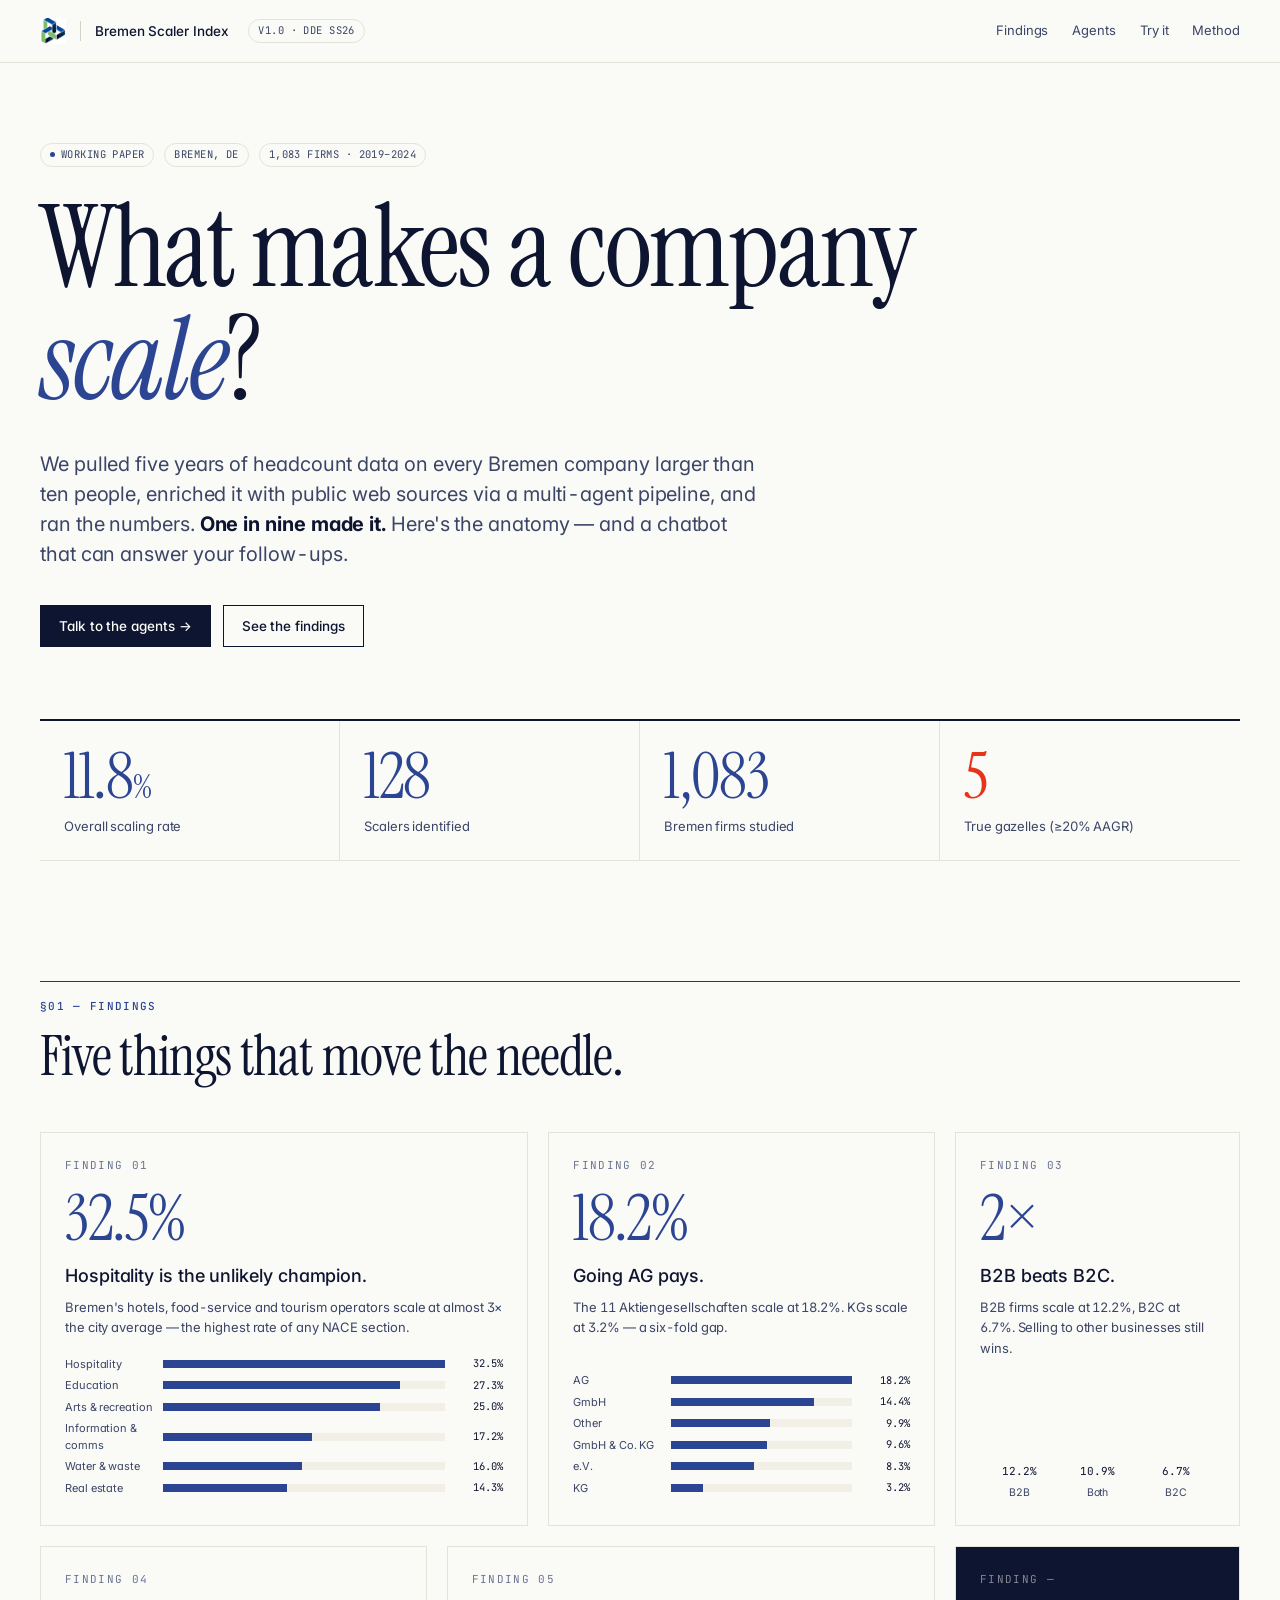
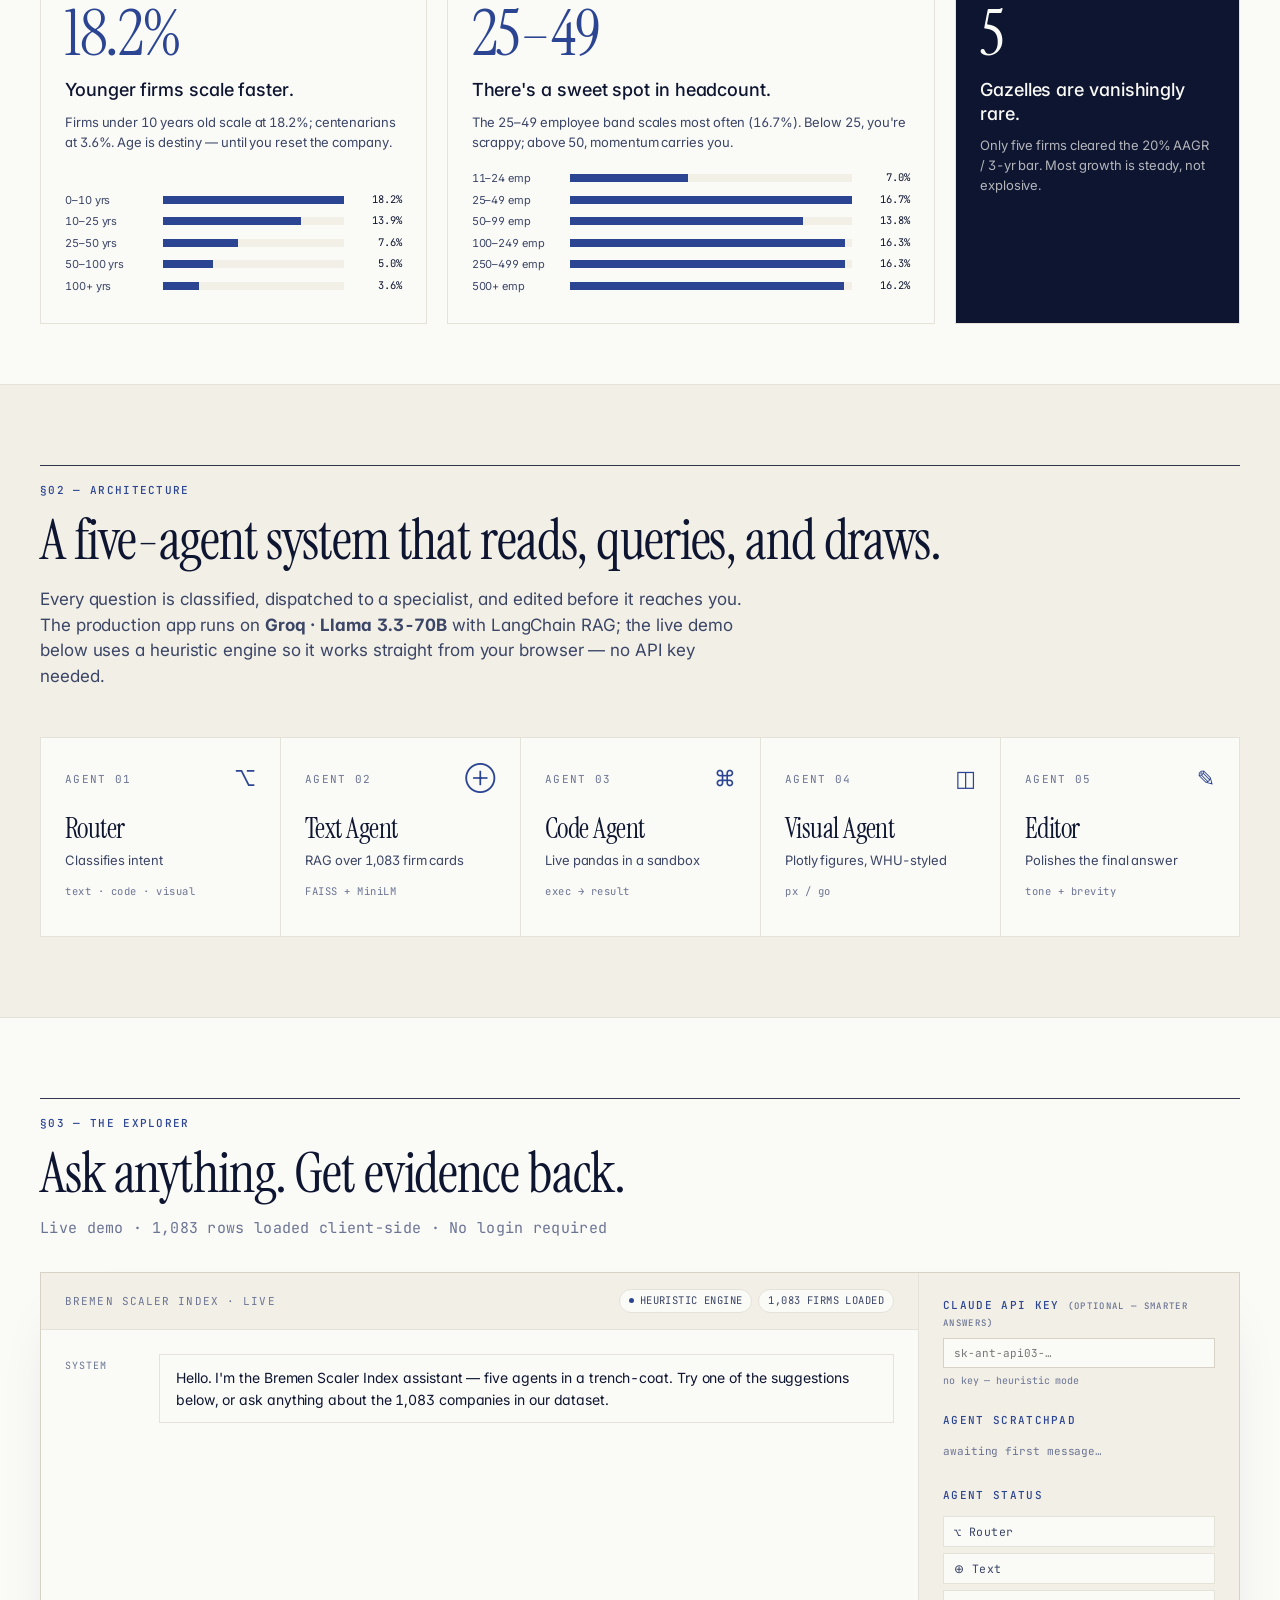
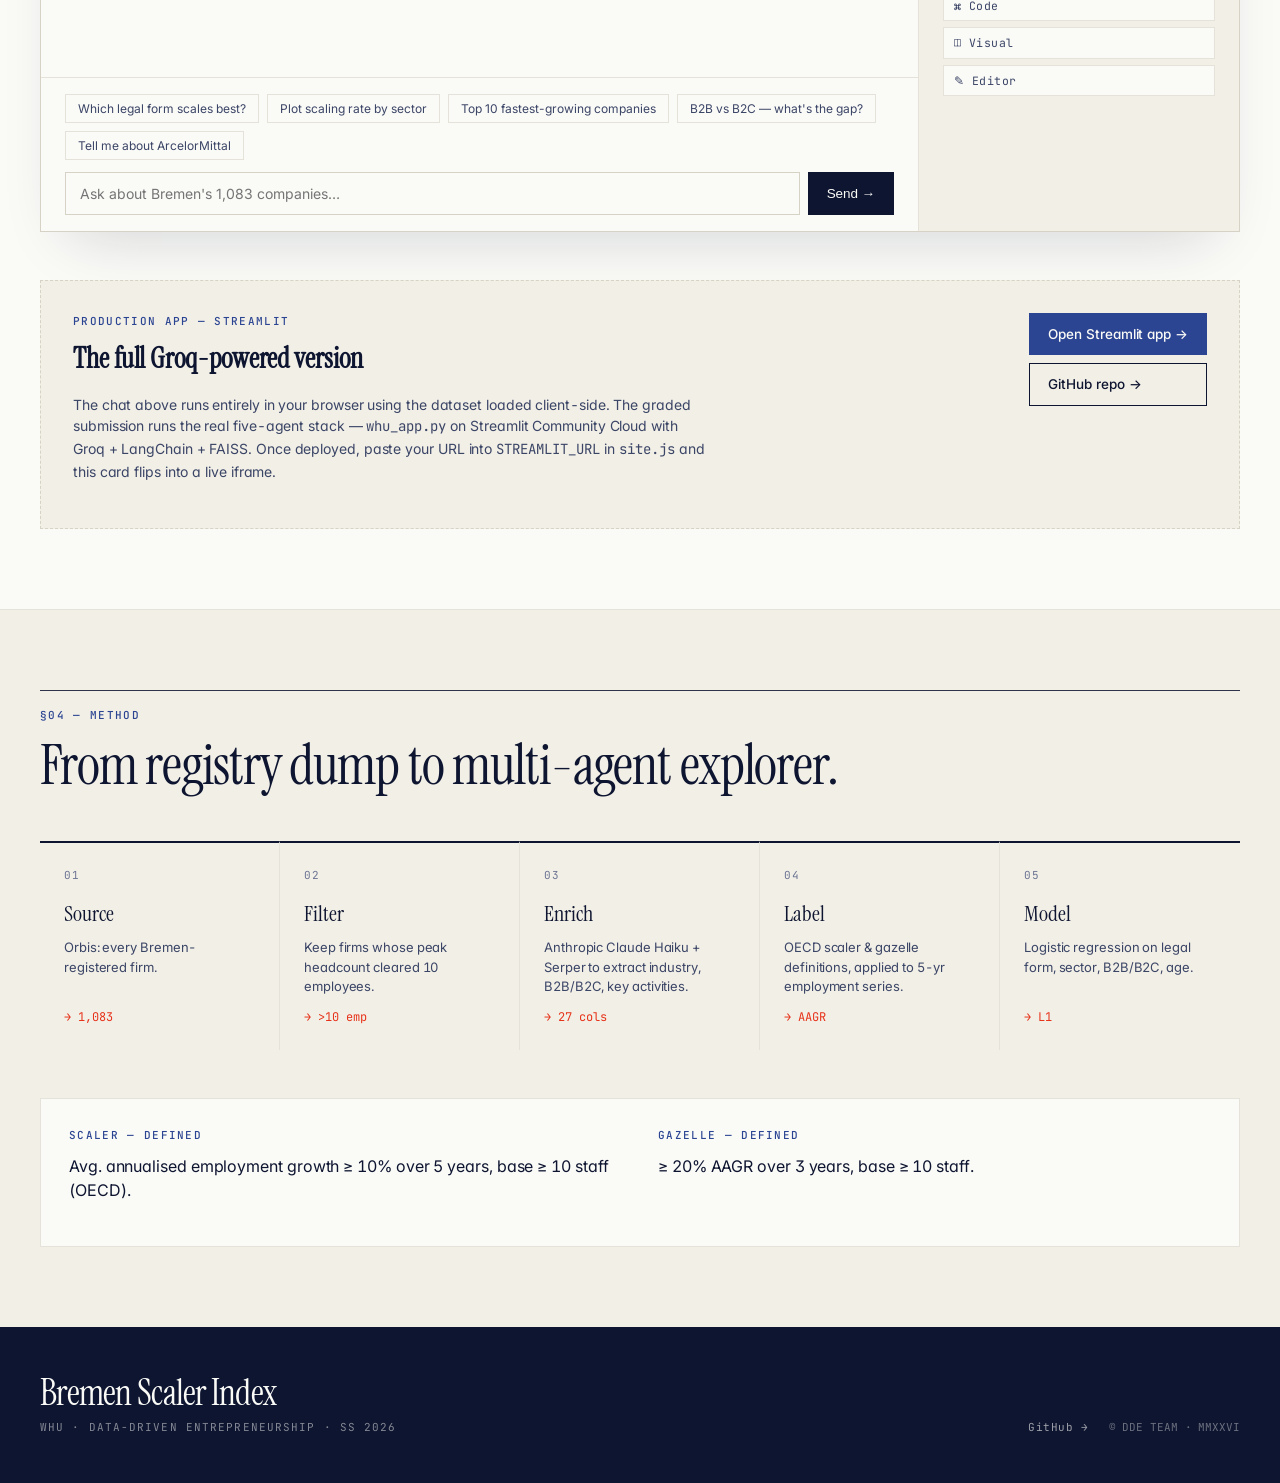
<file: index.html>
<!DOCTYPE html>
<html lang="en">
<head>
<meta charset="utf-8" />
<title>Bremen Scaler Index — WHU DDE</title>
<meta name="viewport" content="width=device-width,initial-scale=1" />
<link rel="icon" href="assets/whu-logo-icon.png" />
<link href="https://fonts.googleapis.com/css2?family=Inter:wght@300;400;500;600;700&family=Instrument+Serif:ital@0;1&family=JetBrains+Mono:wght@400;500&display=swap" rel="stylesheet" />
<link rel="stylesheet" href="styles.css" />
<style>
  html, body { margin: 0; padding: 0; background: var(--paper); }
  body.ed { min-height: 100vh; }
  .wrap { max-width: 1280px; margin: 0 auto; padding: 0 40px; }
  @media (max-width: 720px) { .wrap { padding: 0 20px; } }

  /* ── chat ── */
  .msg { display: grid; grid-template-columns: 80px 1fr; gap: 14px; }
  .msg-tag { font-family: 'JetBrains Mono', monospace; font-size: 10px; letter-spacing: 0.1em; color: var(--ink-3); padding-top: 4px; }
  .msg-body { padding: 12px 16px; font-size: 14px; line-height: 1.55; }
  .msg.agent .msg-body { background: var(--paper); border: 1px solid var(--line); }
  .msg.user  .msg-body { background: var(--ink); color: var(--paper); }
  .msg.user  .msg-tag  { color: var(--whu-red); }

  .suggest {
    padding: 6px 12px; border: 1px solid var(--line); background: var(--paper);
    font-size: 12px; color: var(--ink-2); cursor: pointer; font-family: inherit;
    transition: all 0.12s ease;
  }
  .suggest:hover { background: var(--ink); color: var(--paper); border-color: var(--ink); }

  .agent-pip {
    padding: 6px 10px; font-size: 11.5px; border: 1px solid var(--line);
    background: var(--paper); margin-bottom: 6px; transition: all 0.2s;
    font-family: 'JetBrains Mono', monospace; letter-spacing: 0.04em; color: var(--ink-2);
  }
  .agent-pip.active { background: var(--whu-red);  color: var(--paper); border-color: var(--whu-red); }
  .agent-pip.done   { background: var(--whu-blue); color: var(--paper); border-color: var(--whu-blue); opacity: 0.85; }

  .scratch-line { padding: 5px 0; border-top: 1px dashed var(--line-2); }
  .scratch-line:first-child { border-top: none; }

  /* ── nav sticky ── */
  nav { position: sticky; top: 0; z-index: 100; }

  /* ── metric strip responsive ── */
  .metric-strip { display: grid; grid-template-columns: repeat(4, 1fr); border-top: 2px solid var(--ink); border-bottom: 1px solid var(--line); }
  .metric-cell  { padding: 24px; border-right: 1px solid var(--line); }
  .metric-cell:last-child { border-right: none; }

  /* ── responsive ── */
  @media (max-width: 900px) {
    #liveChat { grid-template-columns: 1fr !important; }
    #liveChat aside { border-left: none !important; border-top: 1px solid var(--line); max-height: 320px; }
    #findingsGrid > div { grid-column: span 12 !important; }
    #agentRow   { grid-template-columns: 1fr 1fr !important; }
    #methodSteps { grid-template-columns: 1fr 1fr !important; }
    .metric-strip { grid-template-columns: repeat(2, 1fr); }
    .metric-cell { border-right: 1px solid var(--line); }
    .metric-cell:nth-child(2n) { border-right: none; }
    .metric-cell:nth-child(n+3) { border-top: 1px solid var(--line); }
  }
  @media (max-width: 560px) {
    .metric-strip { grid-template-columns: 1fr; }
    .metric-cell  { border-right: none !important; border-top: 1px solid var(--line); }
    .metric-cell:first-child { border-top: none; }
  }
</style>
</head>
<body class="ed">

<!-- ── NAV ─────────────────────────────────────────────────────── -->
<nav style="border-bottom: 1px solid var(--line); background: var(--paper);">
  <div class="wrap" style="display: flex; align-items: center; justify-content: space-between; padding: 18px 40px;">
    <div style="display: flex; align-items: center; gap: 14px;">
      <img src="assets/whu-logo-icon.png" style="height: 26px;" alt="WHU" />
      <div style="width: 1px; height: 20px; background: var(--line-2);"></div>
      <div style="font-size: 13.5px; font-weight: 500;">Bremen Scaler Index</div>
      <span class="ed-chip" style="margin-left: 6px;">v1.0 · DDE SS26</span>
    </div>
    <div style="display: flex; gap: 24px; font-size: 13px;" id="navLinks">
      <a href="#findings" style="color: var(--ink-2); text-decoration: none;">Findings</a>
      <a href="#agents"   style="color: var(--ink-2); text-decoration: none;">Agents</a>
      <a href="#chat"     style="color: var(--ink-2); text-decoration: none;">Try it</a>
      <a href="#method"   style="color: var(--ink-2); text-decoration: none;">Method</a>
    </div>
  </div>
</nav>

<!-- ── HERO ─────────────────────────────────────────────────────── -->
<section class="wrap" style="padding: 80px 40px 60px;">
  <div style="display: flex; gap: 10px; margin-bottom: 24px; flex-wrap: wrap;">
    <span class="ed-chip dot">Working paper</span>
    <span class="ed-chip">Bremen, DE</span>
    <span class="ed-chip">1,083 firms · 2019–2024</span>
  </div>

  <h1 class="ed-display" style="font-size: clamp(56px, 9vw, 120px); margin: 0; line-height: 0.98;">
    What makes a company<br/>
    <em style="color: var(--whu-blue); font-style: italic;">scale</em>?
  </h1>

  <p style="font-size: 20px; line-height: 1.5; color: var(--ink-2); max-width: 720px; margin-top: 32px;">
    We pulled five years of headcount data on every Bremen company larger than ten people,
    enriched it with public web sources via a multi-agent pipeline, and ran the numbers.
    <strong style="color: var(--ink);">One in nine made it.</strong>
    Here's the anatomy — and a chatbot that can answer your follow-ups.
  </p>

  <div style="display: flex; gap: 12px; margin-top: 36px; flex-wrap: wrap;">
    <a href="#chat"     class="ed-btn"       style="text-decoration: none;">Talk to the agents →</a>
    <a href="#findings" class="ed-btn ghost" style="text-decoration: none;">See the findings</a>
  </div>

  <!-- big metric strip -->
  <div style="margin-top: 72px;" class="metric-strip">
    <div class="metric-cell">
      <div class="ed-display" style="font-size: 64px; color: var(--whu-blue); line-height: 1;">
        11.8<span style="font-size: 32px;">%</span>
      </div>
      <div style="font-size: 13px; color: var(--ink-2); margin-top: 8px;">Overall scaling rate</div>
    </div>
    <div class="metric-cell">
      <div class="ed-display" style="font-size: 64px; color: var(--whu-blue); line-height: 1;">128</div>
      <div style="font-size: 13px; color: var(--ink-2); margin-top: 8px;">Scalers identified</div>
    </div>
    <div class="metric-cell">
      <div class="ed-display" style="font-size: 64px; color: var(--whu-blue); line-height: 1;">1,083</div>
      <div style="font-size: 13px; color: var(--ink-2); margin-top: 8px;">Bremen firms studied</div>
    </div>
    <div class="metric-cell">
      <div class="ed-display" style="font-size: 64px; color: var(--whu-red); line-height: 1;">5</div>
      <div style="font-size: 13px; color: var(--ink-2); margin-top: 8px;">True gazelles (≥20% AAGR)</div>
    </div>
  </div>
</section>

<!-- ── FINDINGS ──────────────────────────────────────────────────── -->
<section id="findings" class="wrap" style="padding: 60px 40px;">
  <div class="ed-rule-strong" style="margin-bottom: 16px;"></div>
  <div class="ed-eyebrow">§01 — Findings</div>
  <h2 class="ed-display" style="font-size: 56px; margin: 14px 0 0;">Five things that move the needle.</h2>

  <div style="display: grid; grid-template-columns: repeat(12, 1fr); gap: 20px; margin-top: 48px;" id="findingsGrid">
    <!-- injected by site.js -->
  </div>
</section>

<!-- ── AGENTS ───────────────────────────────────────────────────── -->
<section id="agents" style="background: var(--paper-2); border-top: 1px solid var(--line); border-bottom: 1px solid var(--line); padding: 80px 0;">
  <div class="wrap" style="padding: 0 40px;">
    <div class="ed-rule-strong" style="margin-bottom: 16px;"></div>
    <div class="ed-eyebrow">§02 — Architecture</div>
    <h2 class="ed-display" style="font-size: 56px; margin: 14px 0 0;">A five-agent system that reads, queries, and draws.</h2>
    <p style="font-size: 17px; color: var(--ink-2); max-width: 720px; margin-top: 20px; line-height: 1.5;">
      Every question is classified, dispatched to a specialist, and edited before it reaches you.
      The production app runs on <strong>Groq · Llama 3.3-70B</strong> with LangChain RAG;
      the live demo below uses a heuristic engine so it works straight from your browser — no API key needed.
    </p>
    <div style="display: grid; grid-template-columns: repeat(5, 1fr); margin-top: 48px;" id="agentRow"></div>
  </div>
</section>

<!-- ── CHAT ─────────────────────────────────────────────────────── -->
<section id="chat" style="padding: 80px 0;">
  <div class="wrap" style="padding: 0 40px;">
    <div class="ed-rule-strong" style="margin-bottom: 16px;"></div>
    <div class="ed-eyebrow">§03 — The explorer</div>
    <h2 class="ed-display" style="font-size: 56px; margin: 14px 0 0;">Ask anything. Get evidence back.</h2>
    <p style="font-size: 15px; color: var(--ink-3); max-width: 720px; margin-top: 16px; line-height: 1.55;
              font-family: 'JetBrains Mono', monospace; letter-spacing: 0.02em;">
      Live demo · 1,083 rows loaded client-side · No login required
    </p>

    <!-- chat widget -->
    <div id="liveChat" style="margin-top: 32px; border: 1px solid var(--line-2); background: var(--paper);
                               display: grid; grid-template-columns: 1fr 320px; min-height: 560px;
                               box-shadow: 0 30px 60px -30px rgba(14,21,48,0.18);">

      <!-- chat column -->
      <div style="display: flex; flex-direction: column; border-right: 1px solid var(--line);">
        <div style="padding: 16px 24px; border-bottom: 1px solid var(--line);
                    display: flex; justify-content: space-between; align-items: center;
                    background: var(--paper-2);">
          <div style="font-family: 'JetBrains Mono', monospace; font-size: 11px;
                      letter-spacing: 0.1em; color: var(--ink-3);">
            BREMEN SCALER INDEX · LIVE
          </div>
          <div style="display: flex; gap: 6px;">
            <span class="ed-chip dot">heuristic engine</span>
            <span class="ed-chip" id="datasetChip">loading…</span>
          </div>
        </div>

        <div id="chatLog" style="flex: 1; padding: 24px; overflow-y: auto; max-height: 520px;
                                  display: flex; flex-direction: column; gap: 14px;">
          <div class="msg agent">
            <div class="msg-tag">SYSTEM</div>
            <div class="msg-body">
              Hello. I'm the Bremen Scaler Index assistant — five agents in a trench-coat.
              Try one of the suggestions below, or ask anything about the 1,083 companies in our dataset.
            </div>
          </div>
        </div>

        <div style="padding: 16px 24px; border-top: 1px solid var(--line);">
          <div style="display: flex; gap: 8px; margin-bottom: 12px; flex-wrap: wrap;" id="suggestions">
            <button class="suggest">Which legal form scales best?</button>
            <button class="suggest">Plot scaling rate by sector</button>
            <button class="suggest">Top 10 fastest-growing companies</button>
            <button class="suggest">B2B vs B2C — what's the gap?</button>
            <button class="suggest">Tell me about ArcelorMittal</button>
          </div>
          <form id="chatForm" style="display: flex; gap: 8px;">
            <input id="chatInput" type="text" autocomplete="off"
                   placeholder="Ask about Bremen's 1,083 companies…"
                   style="flex: 1; padding: 12px 14px; border: 1px solid var(--line-2);
                          background: var(--paper); font-size: 14px; font-family: inherit;
                          color: var(--ink); outline: none;" />
            <button type="submit" class="ed-btn">Send →</button>
          </form>
        </div>
      </div>

      <!-- scratchpad sidebar -->
      <aside style="background: var(--paper-2); padding: 24px; overflow-y: auto; max-height: 560px;">
        <div class="ed-eyebrow">Claude API key <span style="color:var(--ink-3); font-size:9px;">(optional — smarter answers)</span></div>
        <input id="apiKeyInput" type="password" placeholder="sk-ant-api03-…"
               style="width:100%; margin-top:8px; padding:7px 10px; border:1px solid var(--line-2);
                      background:var(--paper); font-size:11px; font-family:'JetBrains Mono',monospace;
                      color:var(--ink); outline:none; box-sizing:border-box;" />
        <div id="apiKeyStatus" style="font-family:'JetBrains Mono',monospace; font-size:10px;
             color:var(--ink-3); margin-top:5px;">no key — heuristic mode</div>

        <div class="ed-eyebrow" style="margin-top:24px;">Agent scratchpad</div>
        <div id="scratchpad" style="margin-top: 14px; font-family: 'JetBrains Mono', monospace;
                                    font-size: 11px; color: var(--ink-2);">
          <div style="color: var(--ink-3);">awaiting first message…</div>
        </div>
        <div class="ed-eyebrow" style="margin-top: 28px;">Agent status</div>
        <div id="agentStatus" style="margin-top: 12px;">
          <div class="agent-pip" data-a="router">⌥ Router</div>
          <div class="agent-pip" data-a="text">⊕ Text</div>
          <div class="agent-pip" data-a="code">⌘ Code</div>
          <div class="agent-pip" data-a="visual">◫ Visual</div>
          <div class="agent-pip" data-a="editor">✎ Editor</div>
        </div>
      </aside>
    </div>

    <!-- Streamlit slot -->
    <div style="margin-top: 48px; padding: 32px; background: var(--paper-2); border: 1px dashed var(--line-2);">
      <div style="display: flex; justify-content: space-between; align-items: flex-start; flex-wrap: wrap; gap: 20px;">
        <div style="max-width: 640px;">
          <div class="ed-eyebrow">Production app — Streamlit</div>
          <h3 style="font-family: 'Instrument Serif', serif; font-size: 28px; margin: 8px 0 12px;">
            The full Groq-powered version
          </h3>
          <p style="font-size: 14px; color: var(--ink-2); line-height: 1.55;">
            The chat above runs entirely in your browser using the dataset loaded client-side.
            The graded submission runs the real five-agent stack —
            <span class="ed-mono">whu_app.py</span> on Streamlit Community Cloud with Groq + LangChain + FAISS.
            Once deployed, paste your URL into <span class="ed-mono">STREAMLIT_URL</span> in
            <span class="ed-mono">site.js</span> and this card flips into a live iframe.
          </p>
        </div>
        <div style="display: flex; flex-direction: column; gap: 8px;">
          <a id="stOpen" href="#" target="_blank" rel="noopener"
             class="ed-btn blue" style="text-decoration: none;">Open Streamlit app →</a>
          <a href="https://github.com/zubairs30102003-alt/DDE-Assigment" target="_blank"
             class="ed-btn ghost" style="text-decoration: none;">GitHub repo →</a>
        </div>
      </div>
      <div id="streamlitFrameWrap" style="display: none; margin-top: 24px; border: 1px solid var(--line); height: 720px;">
        <iframe id="streamlitFrame" style="width: 100%; height: 100%; border: none;"></iframe>
      </div>
    </div>
  </div>
</section>

<!-- ── METHOD ───────────────────────────────────────────────────── -->
<section id="method" style="background: var(--paper-2); border-top: 1px solid var(--line); padding: 80px 0;">
  <div class="wrap" style="padding: 0 40px;">
    <div class="ed-rule-strong" style="margin-bottom: 16px;"></div>
    <div class="ed-eyebrow">§04 — Method</div>
    <h2 class="ed-display" style="font-size: 56px; margin: 14px 0 0;">From registry dump to multi-agent explorer.</h2>

    <div style="display: grid; grid-template-columns: repeat(5, 1fr); margin-top: 48px;" id="methodSteps"></div>

    <div style="margin-top: 48px; padding: 28px; background: var(--paper); border: 1px solid var(--line);
                display: grid; grid-template-columns: 1fr 1fr; gap: 36px;">
      <div>
        <div class="ed-eyebrow">Scaler — defined</div>
        <p style="font-size: 16px; line-height: 1.5; margin-top: 10px;">
          Avg. annualised employment growth ≥ 10% over 5 years, base ≥ 10 staff (OECD).
        </p>
      </div>
      <div>
        <div class="ed-eyebrow">Gazelle — defined</div>
        <p style="font-size: 16px; line-height: 1.5; margin-top: 10px;">
          ≥ 20% AAGR over 3 years, base ≥ 10 staff.
        </p>
      </div>
    </div>
  </div>
</section>

<!-- ── FOOTER ───────────────────────────────────────────────────── -->
<footer style="background: var(--ink); color: var(--paper); padding: 48px 0;">
  <div class="wrap" style="padding: 0 40px;">
    <div style="display: flex; justify-content: space-between; align-items: flex-end; gap: 24px; flex-wrap: wrap;">
      <div>
        <div class="ed-display" style="font-size: 36px; line-height: 1;">Bremen Scaler Index</div>
        <div style="font-family: 'JetBrains Mono', monospace; font-size: 11px; letter-spacing: 0.1em;
                    color: rgba(250,250,247,0.5); margin-top: 8px;">
          WHU · DATA-DRIVEN ENTREPRENEURSHIP · SS 2026
        </div>
      </div>
      <div style="display: flex; gap: 20px; align-items: center; flex-wrap: wrap;">
        <a href="https://github.com/zubairs30102003-alt/DDE-Assigment" target="_blank"
           style="font-family: 'JetBrains Mono', monospace; font-size: 11px;
                  color: rgba(250,250,247,0.6); text-decoration: none; letter-spacing: 0.05em;">
          GitHub →
        </a>
        <div style="font-family: 'JetBrains Mono', monospace; font-size: 11px;
                    color: rgba(250,250,247,0.4);">
          © DDE TEAM · MMXXVI
        </div>
      </div>
    </div>
  </div>
</footer>

<!-- ── SCRIPTS ──────────────────────────────────────────────────── -->
<script src="data.js?v=3"></script>
<script src="companies-data.js?v=3"></script>
<script src="agents.js?v=3"></script>
<script src="site.js?v=3"></script>
</body>
</html>
</file>
<file: styles.css>
/* ── DDE / WHU Editorial Design System ──────────────────────────────── */
:root {
  --whu-blue: #2C4592;
  --whu-blue-deep: #1A2D6B;
  --whu-blue-soft: #EEF1FA;
  --whu-red: #E7331A;
  --ink: #0E1530;
  --ink-2: #3B4566;
  --ink-3: #6B7493;
  --paper: #FAFAF7;
  --paper-2: #F2EFE7;
  --line: #E5E2D9;
  --line-2: #D6D2C5;
  --pos: oklch(64% 0.13 165);
  --neg: #E7331A;
}

/* Fonts loaded inline at the page level */

/* shared editorial primitives (scoped to .editorial root or board) */
.ed {
  font-family: "Inter", system-ui, -apple-system, sans-serif;
  color: var(--ink);
  font-feature-settings: "ss01", "cv11", "tnum";
  letter-spacing: -0.005em;
  line-height: 1.5;
  background: var(--paper);
}
.ed * { box-sizing: border-box; }

.ed-display {
  font-family: "Instrument Serif", "Times New Roman", serif;
  font-weight: 400;
  letter-spacing: -0.02em;
  line-height: 0.98;
}
.ed-mono {
  font-family: "JetBrains Mono", ui-monospace, "SFMono-Regular", monospace;
  font-feature-settings: "tnum";
  letter-spacing: 0;
}

.ed-eyebrow {
  font-family: "JetBrains Mono", ui-monospace, monospace;
  font-size: 11px;
  font-weight: 500;
  letter-spacing: 0.12em;
  text-transform: uppercase;
  color: var(--whu-blue);
}

.ed-rule { height: 1px; background: var(--line); }
.ed-rule-strong { height: 1px; background: var(--ink); opacity: 0.85; }

.ed-num { font-variant-numeric: tabular-nums; }

.ed-chip {
  display: inline-flex; align-items: center; gap: 6px;
  padding: 3px 9px;
  border: 1px solid var(--line);
  border-radius: 999px;
  font-family: "JetBrains Mono", monospace;
  font-size: 10.5px;
  letter-spacing: 0.04em;
  text-transform: uppercase;
  color: var(--ink-2);
  background: var(--paper);
}
.ed-chip.dot::before {
  content: ""; width: 5px; height: 5px; border-radius: 50%;
  background: var(--whu-blue);
}
.ed-chip.red.dot::before { background: var(--whu-red); }
.ed-chip.solid {
  background: var(--ink); color: var(--paper); border-color: var(--ink);
}

/* placeholder image (subtly striped) */
.ed-ph {
  background-image: repeating-linear-gradient(
    135deg,
    var(--paper-2) 0 8px,
    var(--paper) 8px 16px
  );
  border: 1px solid var(--line);
  display: flex; align-items: center; justify-content: center;
  font-family: "JetBrains Mono", monospace;
  font-size: 10.5px;
  letter-spacing: 0.06em;
  text-transform: uppercase;
  color: var(--ink-3);
}

/* mini bars (used in landing/dashboard) */
.ed-bar-track {
  height: 8px;
  background: var(--paper-2);
  border-radius: 0;
  overflow: hidden;
  position: relative;
}
.ed-bar-fill {
  height: 100%;
  background: var(--whu-blue);
}

/* button */
.ed-btn {
  display: inline-flex; align-items: center; gap: 8px;
  padding: 10px 18px;
  background: var(--ink);
  color: var(--paper);
  font-size: 13.5px;
  font-weight: 500;
  letter-spacing: -0.005em;
  border: 1px solid var(--ink);
  border-radius: 0;
  cursor: pointer;
  transition: transform 0.15s ease;
}
.ed-btn:hover { transform: translateY(-1px); }
.ed-btn.ghost {
  background: transparent;
  color: var(--ink);
}
.ed-btn.red {
  background: var(--whu-red);
  border-color: var(--whu-red);
}
.ed-btn.blue {
  background: var(--whu-blue);
  border-color: var(--whu-blue);
}

/* arrow svg helper */
.ed-arrow {
  width: 14px; height: 14px;
  flex-shrink: 0;
}

/* asterism / divider */
.ed-asterism {
  text-align: center;
  letter-spacing: 1em;
  color: var(--ink-3);
  font-size: 10px;
}
</file>
